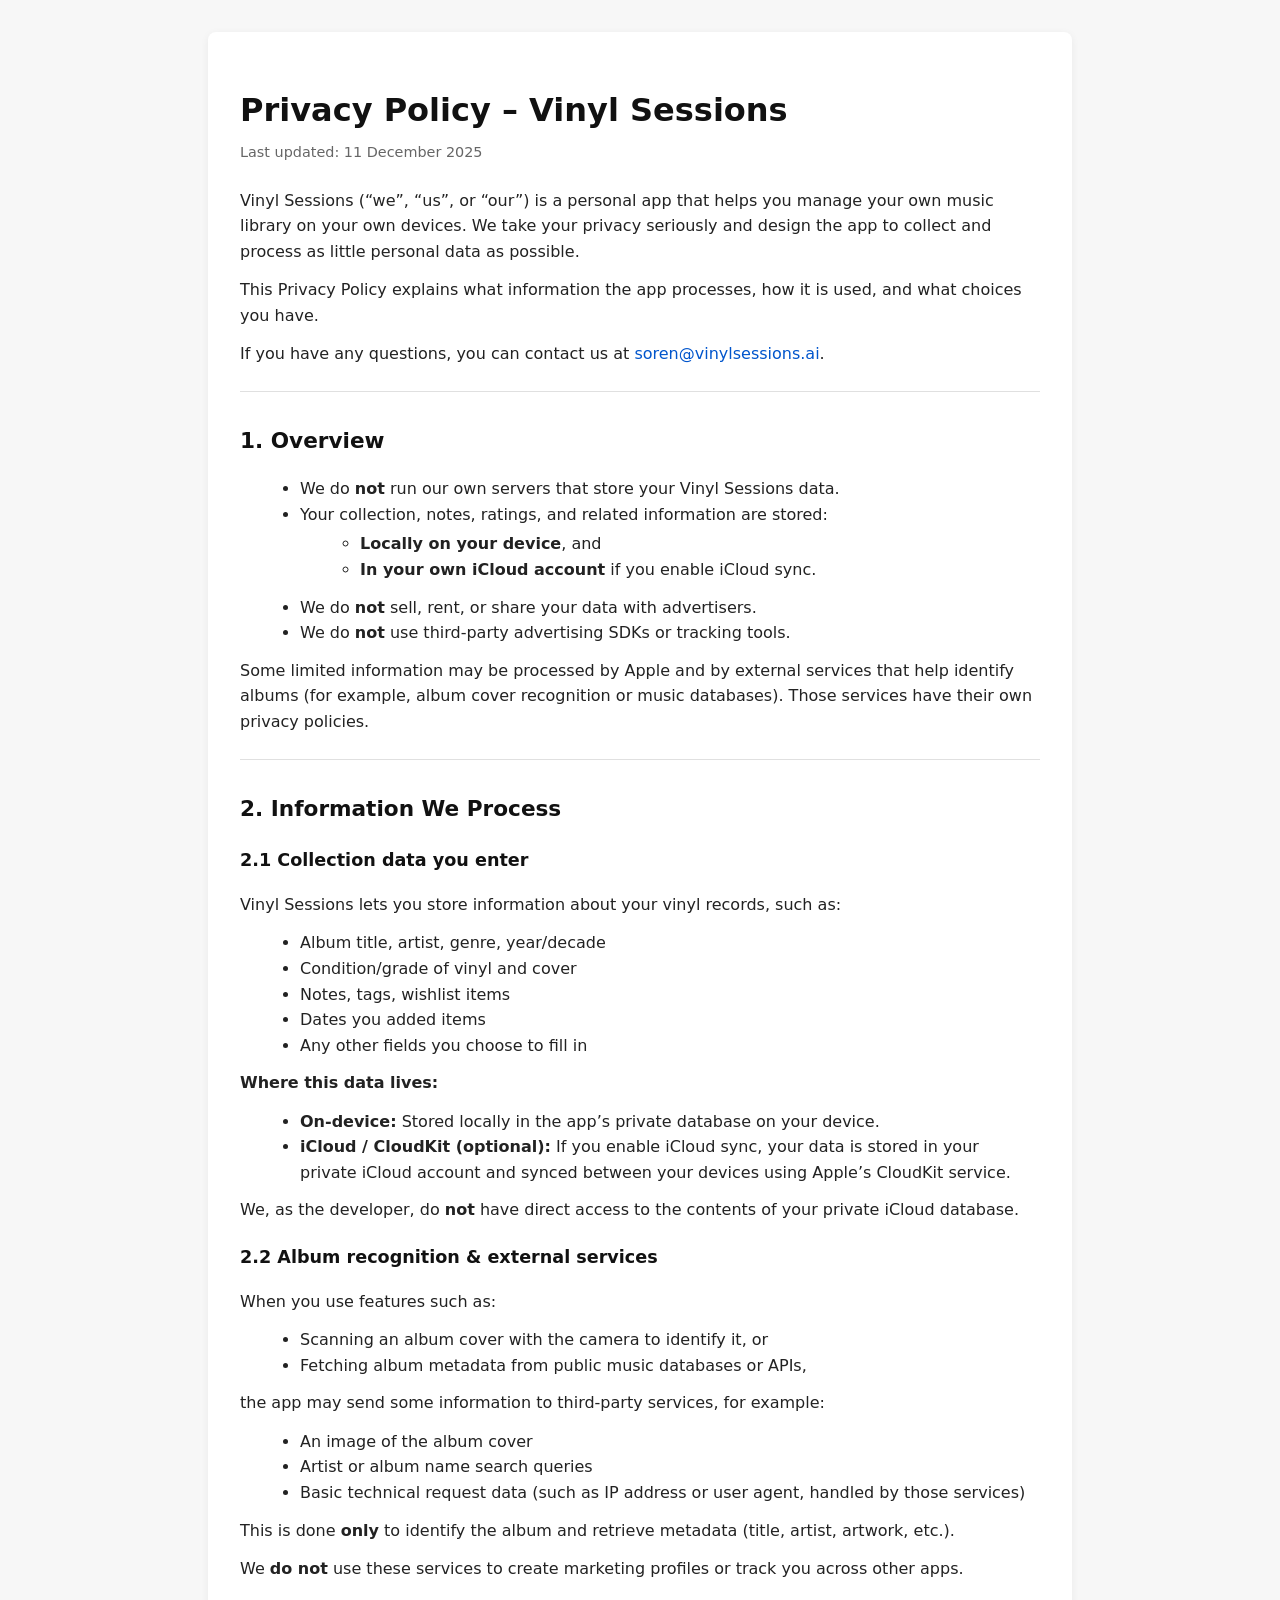
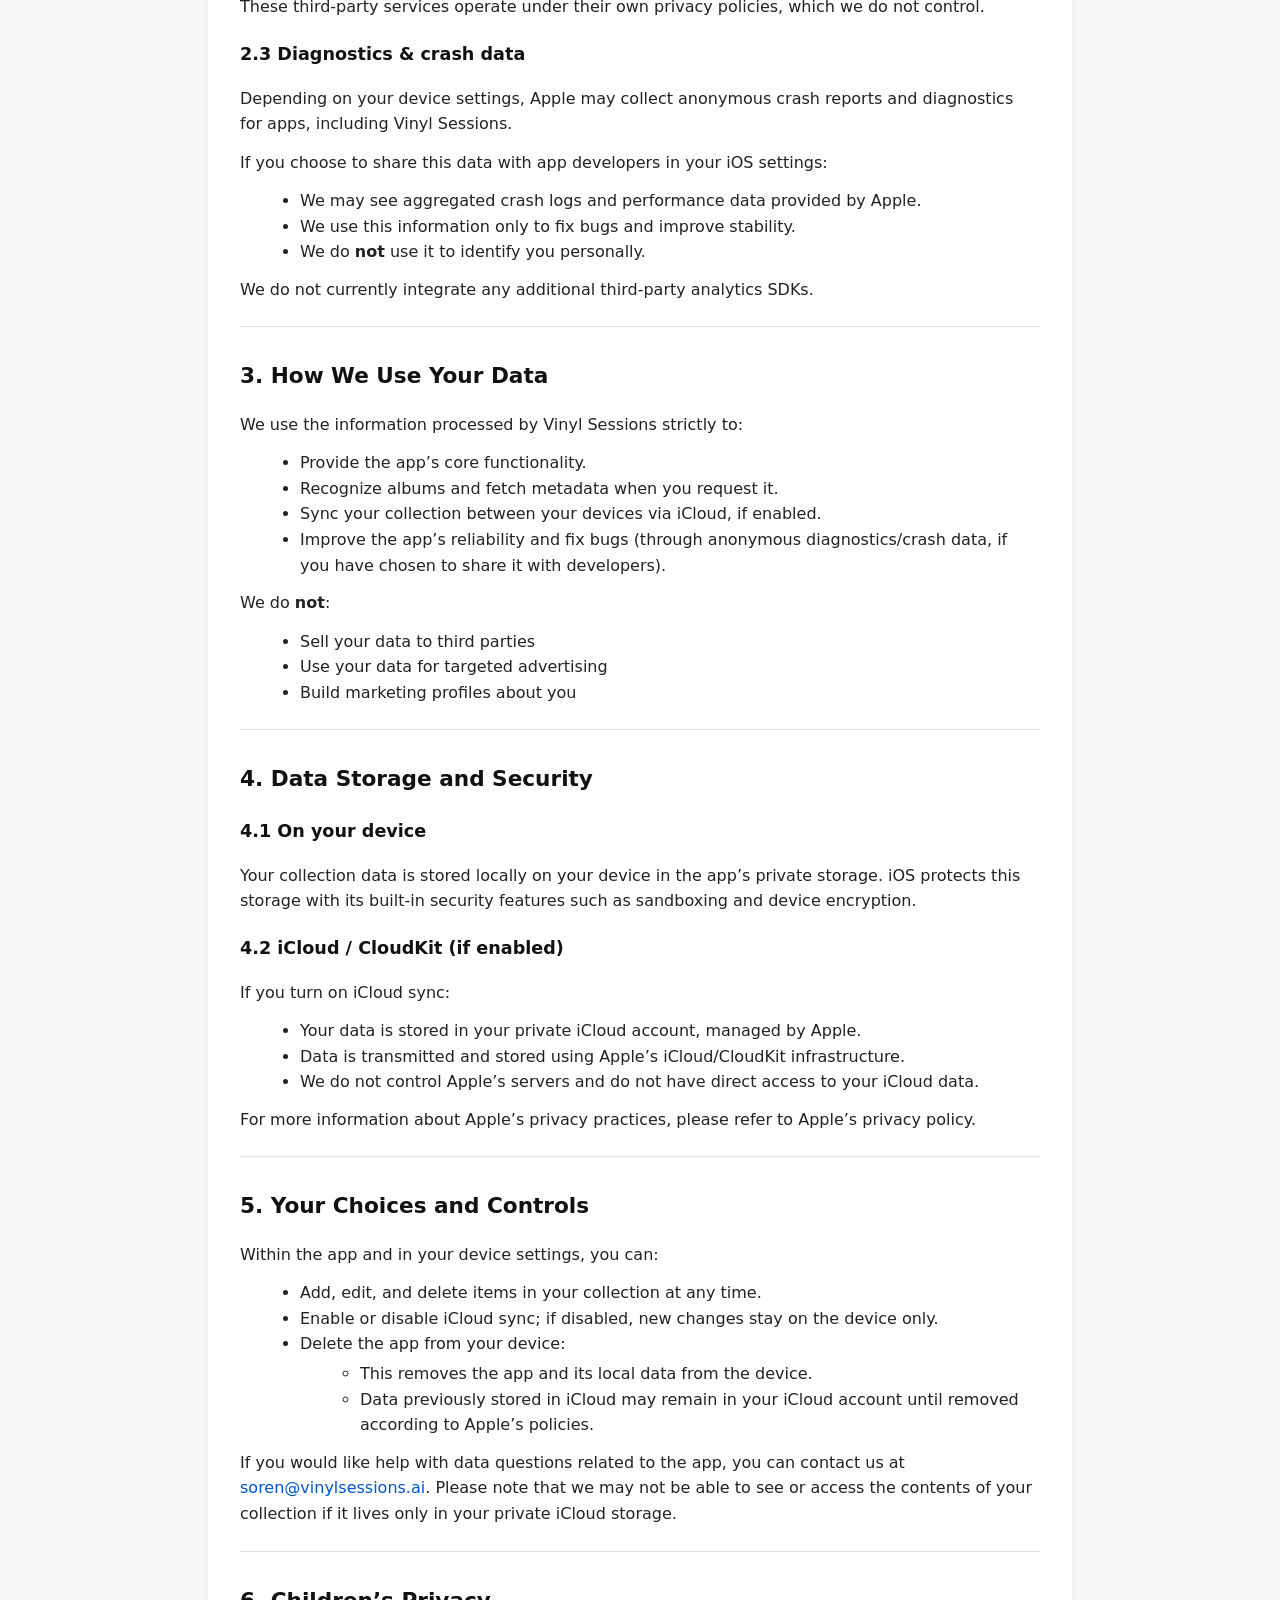
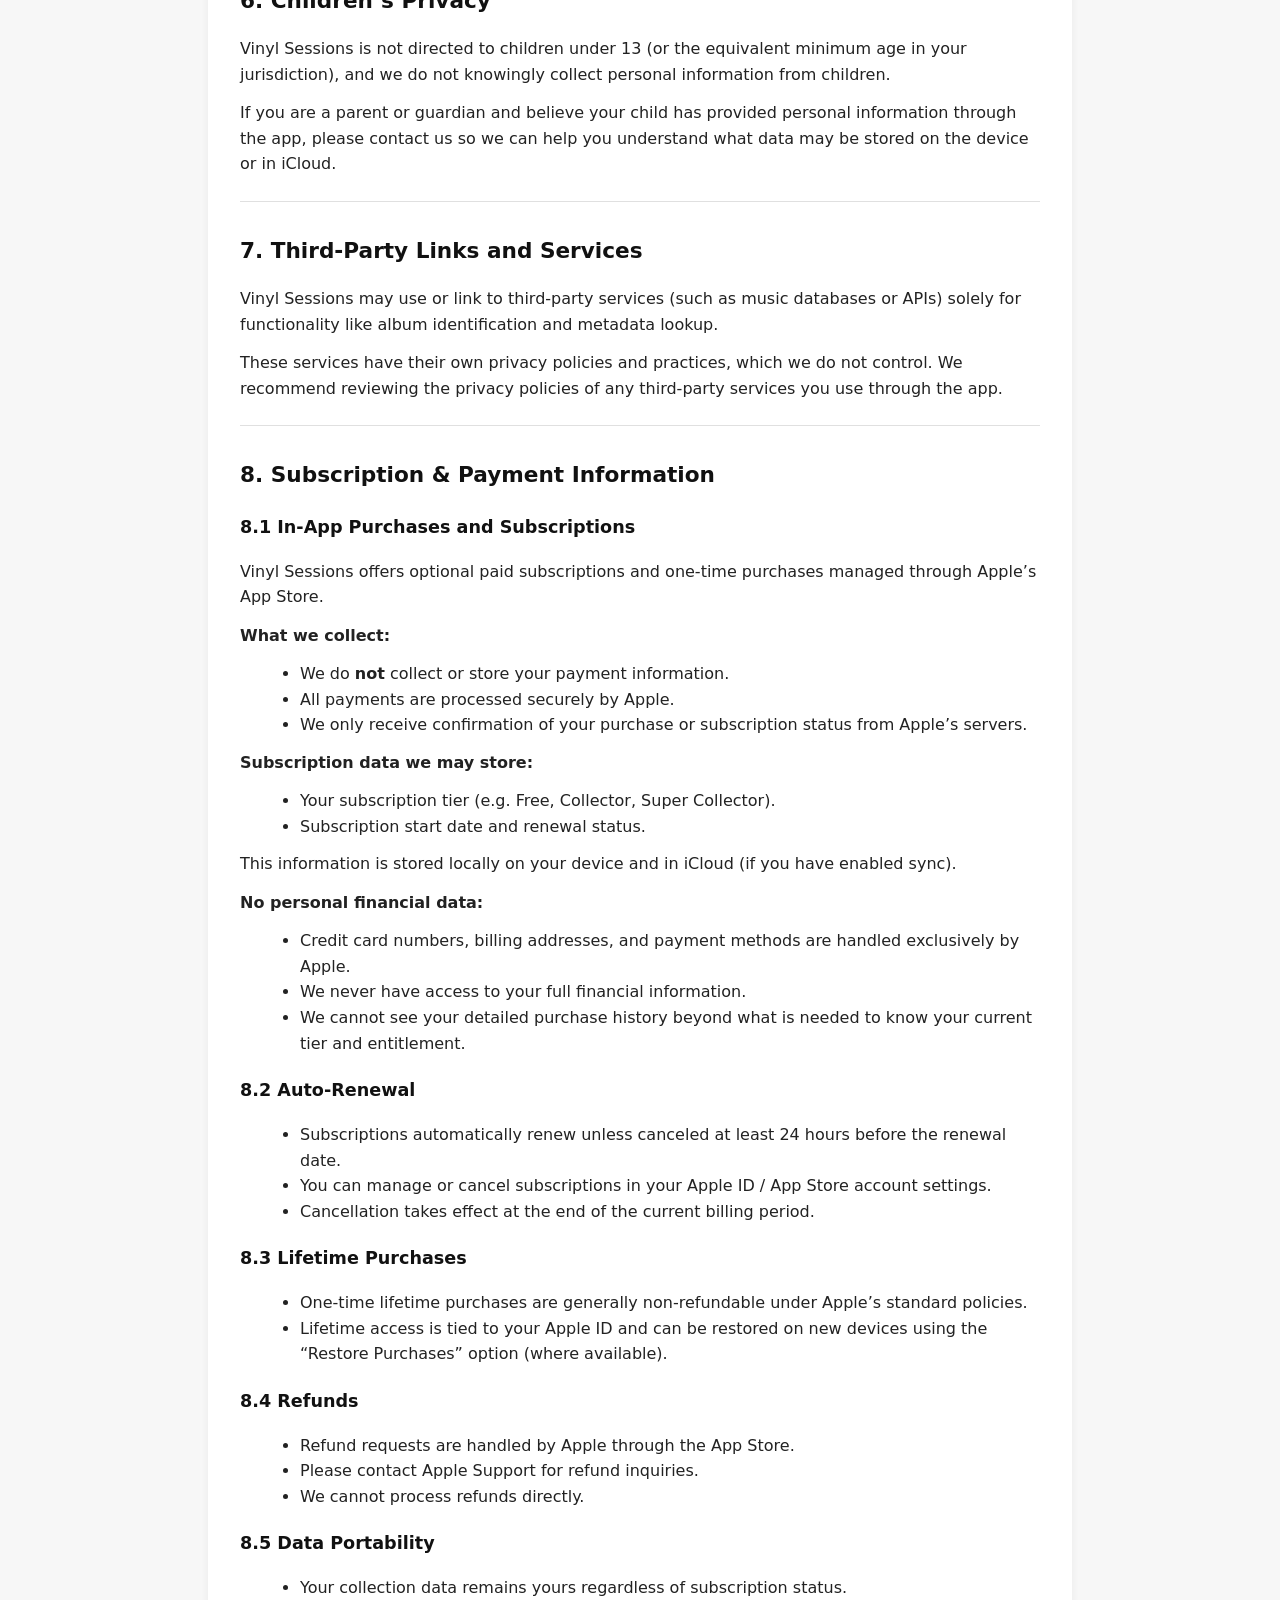
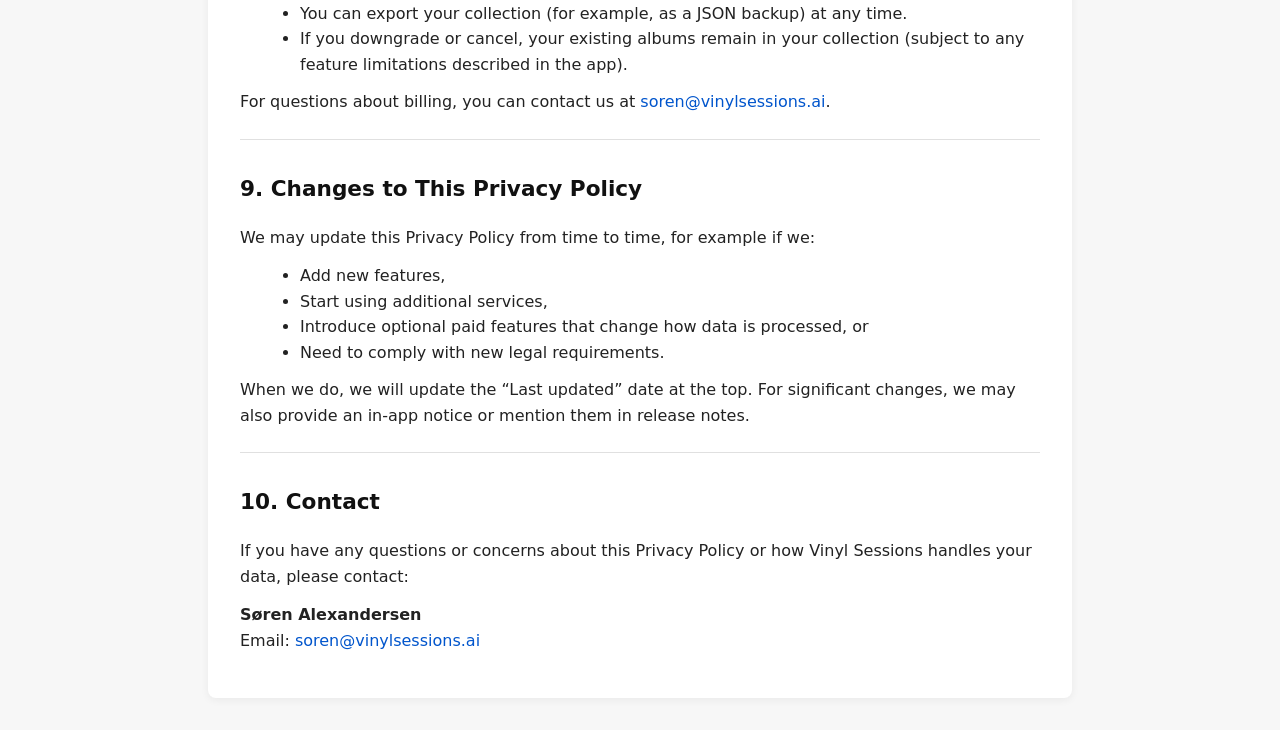
<file: privacy-policy.html>
<!DOCTYPE html>
<html lang="en">
<head>
  <meta charset="UTF-8">
  <title>Privacy Policy – Vinyl Sessions</title>
  <meta name="viewport" content="width=device-width, initial-scale=1">
  <style>
    body {
      font-family: system-ui, -apple-system, BlinkMacSystemFont, "Segoe UI", sans-serif;
      line-height: 1.6;
      margin: 0;
      padding: 0;
      background-color: #f7f7f7;
      color: #222;
    }
    .container {
      max-width: 800px;
      margin: 2rem auto;
      padding: 2rem;
      background: #fff;
      box-shadow: 0 2px 8px rgba(0,0,0,0.06);
      border-radius: 8px;
    }
    h1, h2, h3 {
      font-weight: 600;
      color: #111;
    }
    h1 {
      font-size: 2rem;
      margin-bottom: 0.25rem;
    }
    h2 {
      margin-top: 2rem;
      font-size: 1.35rem;
    }
    h3 {
      margin-top: 1.25rem;
      font-size: 1.1rem;
    }
    p {
      margin: 0.4rem 0 0.8rem;
    }
    ul {
      margin: 0.25rem 0 0.75rem 1.25rem;
    }
    strong {
      font-weight: 600;
    }
    a {
      color: #0055cc;
      text-decoration: none;
    }
    a:hover {
      text-decoration: underline;
    }
    .meta {
      color: #666;
      font-size: 0.9rem;
      margin-bottom: 1.5rem;
    }
    .section-separator {
      border: 0;
      border-top: 1px solid #e0e0e0;
      margin: 1.5rem 0;
    }
  </style>
</head>
<body>
  <div class="container">
    <h1>Privacy Policy – Vinyl Sessions</h1>
    <div class="meta">Last updated: 11 December 2025</div>

    <p>Vinyl Sessions (“we”, “us”, or “our”) is a personal app that helps you manage your own music library on your own devices. We take your privacy seriously and design the app to collect and process as little personal data as possible.</p>

    <p>This Privacy Policy explains what information the app processes, how it is used, and what choices you have.</p>

    <p>If you have any questions, you can contact us at <a href="mailto:soren@vinylsessions.ai">soren@vinylsessions.ai</a>.</p>

    <hr class="section-separator" />

    <h2>1. Overview</h2>

    <ul>
      <li>We do <strong>not</strong> run our own servers that store your Vinyl Sessions data.</li>
      <li>Your collection, notes, ratings, and related information are stored:
        <ul>
          <li><strong>Locally on your device</strong>, and</li>
          <li><strong>In your own iCloud account</strong> if you enable iCloud sync.</li>
        </ul>
      </li>
      <li>We do <strong>not</strong> sell, rent, or share your data with advertisers.</li>
      <li>We do <strong>not</strong> use third-party advertising SDKs or tracking tools.</li>
    </ul>

    <p>Some limited information may be processed by Apple and by external services that help identify albums (for example, album cover recognition or music databases). Those services have their own privacy policies.</p>

    <hr class="section-separator" />

    <h2>2. Information We Process</h2>

    <h3>2.1 Collection data you enter</h3>

    <p>Vinyl Sessions lets you store information about your vinyl records, such as:</p>

    <ul>
      <li>Album title, artist, genre, year/decade</li>
      <li>Condition/grade of vinyl and cover</li>
      <li>Notes, tags, wishlist items</li>
      <li>Dates you added items</li>
      <li>Any other fields you choose to fill in</li>
    </ul>

    <p><strong>Where this data lives:</strong></p>

    <ul>
      <li><strong>On-device:</strong> Stored locally in the app’s private database on your device.</li>
      <li><strong>iCloud / CloudKit (optional):</strong> If you enable iCloud sync, your data is stored in your private iCloud account and synced between your devices using Apple’s CloudKit service.</li>
    </ul>

    <p>We, as the developer, do <strong>not</strong> have direct access to the contents of your private iCloud database.</p>

    <h3>2.2 Album recognition &amp; external services</h3>

    <p>When you use features such as:</p>

    <ul>
      <li>Scanning an album cover with the camera to identify it, or</li>
      <li>Fetching album metadata from public music databases or APIs,</li>
    </ul>

    <p>the app may send some information to third-party services, for example:</p>

    <ul>
      <li>An image of the album cover</li>
      <li>Artist or album name search queries</li>
      <li>Basic technical request data (such as IP address or user agent, handled by those services)</li>
    </ul>

    <p>This is done <strong>only</strong> to identify the album and retrieve metadata (title, artist, artwork, etc.).</p>

    <p>We <strong>do not</strong> use these services to create marketing profiles or track you across other apps.</p>

    <p>These third-party services operate under their own privacy policies, which we do not control.</p>

    <h3>2.3 Diagnostics &amp; crash data</h3>

    <p>Depending on your device settings, Apple may collect anonymous crash reports and diagnostics for apps, including Vinyl Sessions.</p>

    <p>If you choose to share this data with app developers in your iOS settings:</p>

    <ul>
      <li>We may see aggregated crash logs and performance data provided by Apple.</li>
      <li>We use this information only to fix bugs and improve stability.</li>
      <li>We do <strong>not</strong> use it to identify you personally.</li>
    </ul>

    <p>We do not currently integrate any additional third-party analytics SDKs.</p>

    <hr class="section-separator" />

    <h2>3. How We Use Your Data</h2>

    <p>We use the information processed by Vinyl Sessions strictly to:</p>

    <ul>
      <li>Provide the app’s core functionality.</li>
      <li>Recognize albums and fetch metadata when you request it.</li>
      <li>Sync your collection between your devices via iCloud, if enabled.</li>
      <li>Improve the app’s reliability and fix bugs (through anonymous diagnostics/crash data, if you have chosen to share it with developers).</li>
    </ul>

    <p>We do <strong>not</strong>:</p>

    <ul>
      <li>Sell your data to third parties</li>
      <li>Use your data for targeted advertising</li>
      <li>Build marketing profiles about you</li>
    </ul>

    <hr class="section-separator" />

    <h2>4. Data Storage and Security</h2>

    <h3>4.1 On your device</h3>

    <p>Your collection data is stored locally on your device in the app’s private storage. iOS protects this storage with its built-in security features such as sandboxing and device encryption.</p>

    <h3>4.2 iCloud / CloudKit (if enabled)</h3>

    <p>If you turn on iCloud sync:</p>

    <ul>
      <li>Your data is stored in your private iCloud account, managed by Apple.</li>
      <li>Data is transmitted and stored using Apple’s iCloud/CloudKit infrastructure.</li>
      <li>We do not control Apple’s servers and do not have direct access to your iCloud data.</li>
    </ul>

    <p>For more information about Apple’s privacy practices, please refer to Apple’s privacy policy.</p>

    <hr class="section-separator" />

    <h2>5. Your Choices and Controls</h2>

    <p>Within the app and in your device settings, you can:</p>

    <ul>
      <li>Add, edit, and delete items in your collection at any time.</li>
      <li>Enable or disable iCloud sync; if disabled, new changes stay on the device only.</li>
      <li>Delete the app from your device:
        <ul>
          <li>This removes the app and its local data from the device.</li>
          <li>Data previously stored in iCloud may remain in your iCloud account until removed according to Apple’s policies.</li>
        </ul>
      </li>
    </ul>

    <p>If you would like help with data questions related to the app, you can contact us at <a href="mailto:soren@vinylsessions.ai">soren@vinylsessions.ai</a>. Please note that we may not be able to see or access the contents of your collection if it lives only in your private iCloud storage.</p>

    <hr class="section-separator" />

    <h2>6. Children’s Privacy</h2>

    <p>Vinyl Sessions is not directed to children under 13 (or the equivalent minimum age in your jurisdiction), and we do not knowingly collect personal information from children.</p>

    <p>If you are a parent or guardian and believe your child has provided personal information through the app, please contact us so we can help you understand what data may be stored on the device or in iCloud.</p>

    <hr class="section-separator" />

    <h2>7. Third-Party Links and Services</h2>

    <p>Vinyl Sessions may use or link to third-party services (such as music databases or APIs) solely for functionality like album identification and metadata lookup.</p>

    <p>These services have their own privacy policies and practices, which we do not control. We recommend reviewing the privacy policies of any third-party services you use through the app.</p>

    <hr class="section-separator" />

    <h2>8. Subscription &amp; Payment Information</h2>

    <h3>8.1 In-App Purchases and Subscriptions</h3>

    <p>Vinyl Sessions offers optional paid subscriptions and one-time purchases managed through Apple’s App Store.</p>

    <p><strong>What we collect:</strong></p>

    <ul>
      <li>We do <strong>not</strong> collect or store your payment information.</li>
      <li>All payments are processed securely by Apple.</li>
      <li>We only receive confirmation of your purchase or subscription status from Apple’s servers.</li>
    </ul>

    <p><strong>Subscription data we may store:</strong></p>

    <ul>
      <li>Your subscription tier (e.g. Free, Collector, Super Collector).</li>
      <li>Subscription start date and renewal status.</li>
    </ul>

    <p>This information is stored locally on your device and in iCloud (if you have enabled sync).</p>

    <p><strong>No personal financial data:</strong></p>

    <ul>
      <li>Credit card numbers, billing addresses, and payment methods are handled exclusively by Apple.</li>
      <li>We never have access to your full financial information.</li>
      <li>We cannot see your detailed purchase history beyond what is needed to know your current tier and entitlement.</li>
    </ul>

    <h3>8.2 Auto-Renewal</h3>

    <ul>
      <li>Subscriptions automatically renew unless canceled at least 24 hours before the renewal date.</li>
      <li>You can manage or cancel subscriptions in your Apple ID / App Store account settings.</li>
      <li>Cancellation takes effect at the end of the current billing period.</li>
    </ul>

    <h3>8.3 Lifetime Purchases</h3>

    <ul>
      <li>One-time lifetime purchases are generally non-refundable under Apple’s standard policies.</li>
      <li>Lifetime access is tied to your Apple ID and can be restored on new devices using the “Restore Purchases” option (where available).</li>
    </ul>

    <h3>8.4 Refunds</h3>

    <ul>
      <li>Refund requests are handled by Apple through the App Store.</li>
      <li>Please contact Apple Support for refund inquiries.</li>
      <li>We cannot process refunds directly.</li>
    </ul>

    <h3>8.5 Data Portability</h3>

    <ul>
      <li>Your collection data remains yours regardless of subscription status.</li>
      <li>You can export your collection (for example, as a JSON backup) at any time.</li>
      <li>If you downgrade or cancel, your existing albums remain in your collection (subject to any feature limitations described in the app).</li>
    </ul>

    <p>For questions about billing, you can contact us at <a href="mailto:soren@vinylsessions.ai">soren@vinylsessions.ai</a>.</p>

    <hr class="section-separator" />

    <h2>9. Changes to This Privacy Policy</h2>

    <p>We may update this Privacy Policy from time to time, for example if we:</p>

    <ul>
      <li>Add new features,</li>
      <li>Start using additional services,</li>
      <li>Introduce optional paid features that change how data is processed, or</li>
      <li>Need to comply with new legal requirements.</li>
    </ul>

    <p>When we do, we will update the “Last updated” date at the top. For significant changes, we may also provide an in-app notice or mention them in release notes.</p>

    <hr class="section-separator" />

    <h2>10. Contact</h2>

    <p>If you have any questions or concerns about this Privacy Policy or how Vinyl Sessions handles your data, please contact:</p>

    <p><strong>Søren Alexandersen</strong><br>
    Email: <a href="mailto:soren@vinylsessions.ai">soren@vinylsessions.ai</a></p>
  </div>
</body>
</html>
</file>
